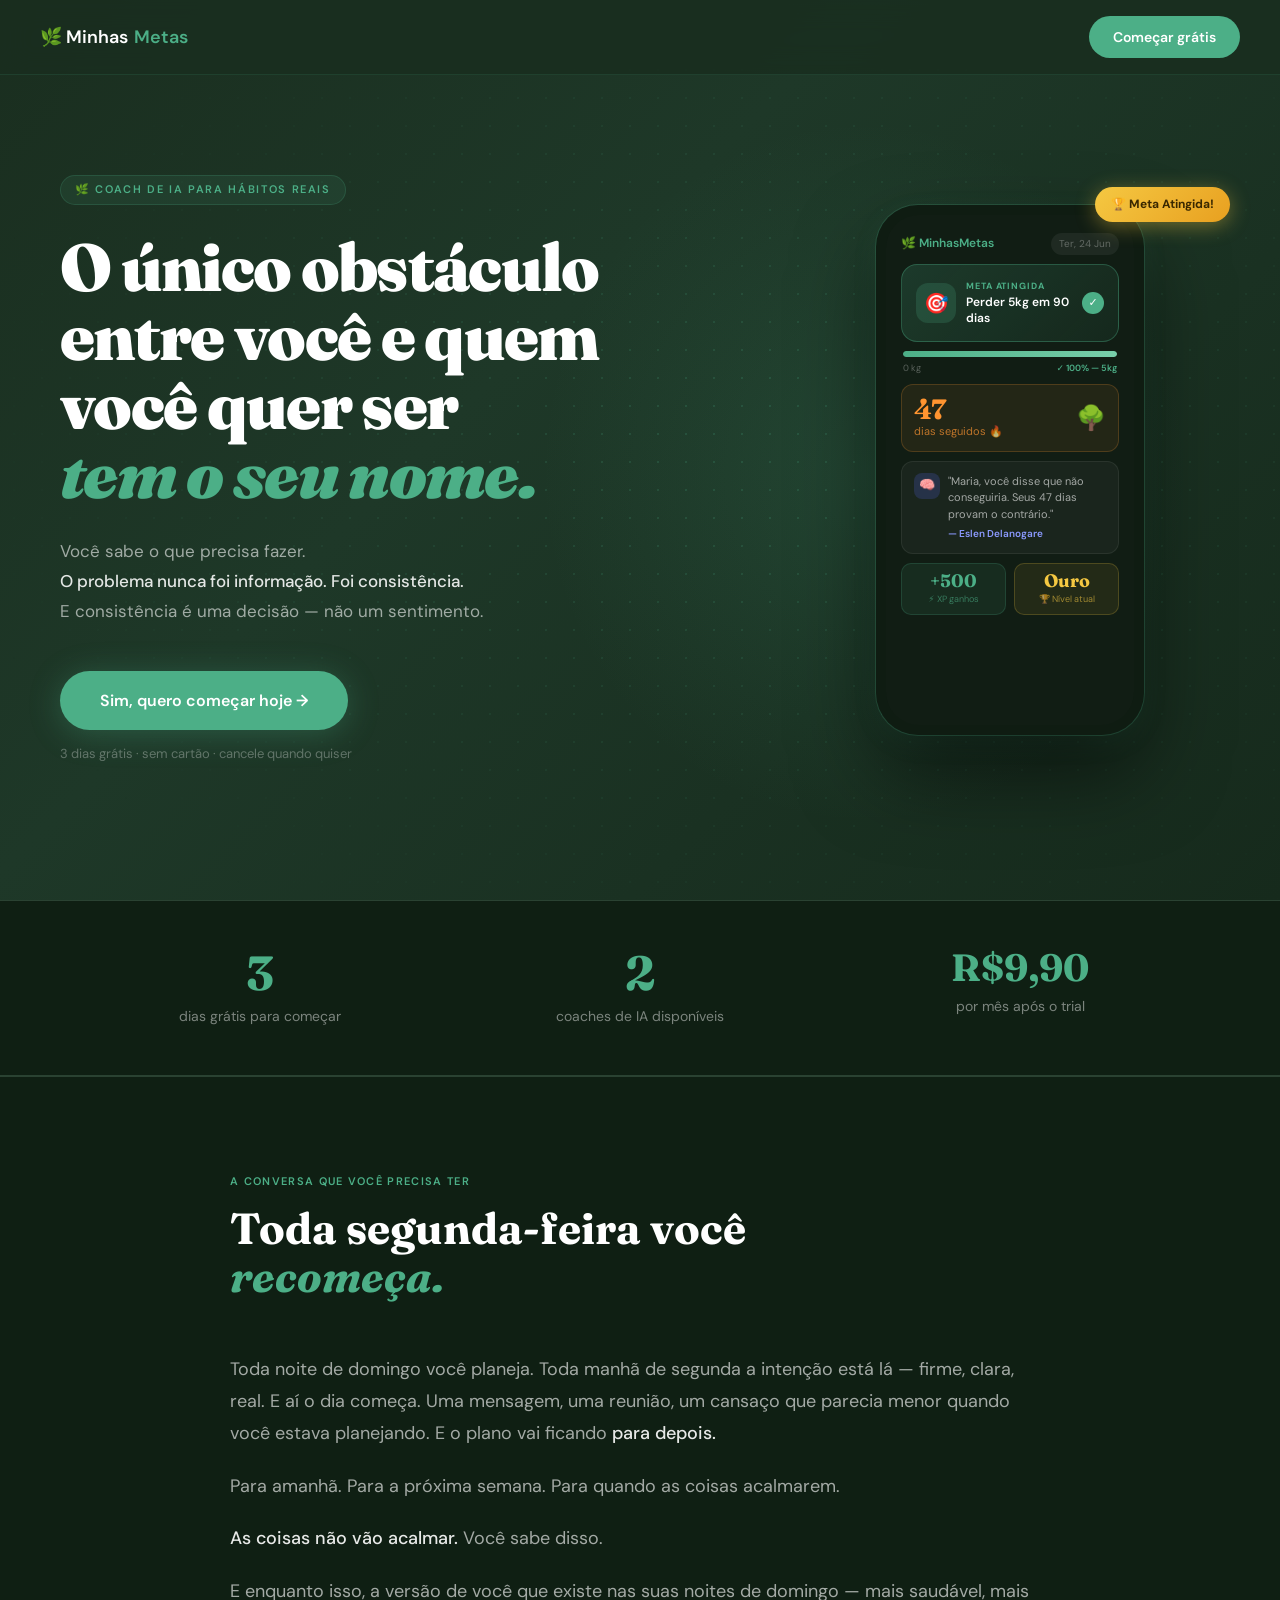
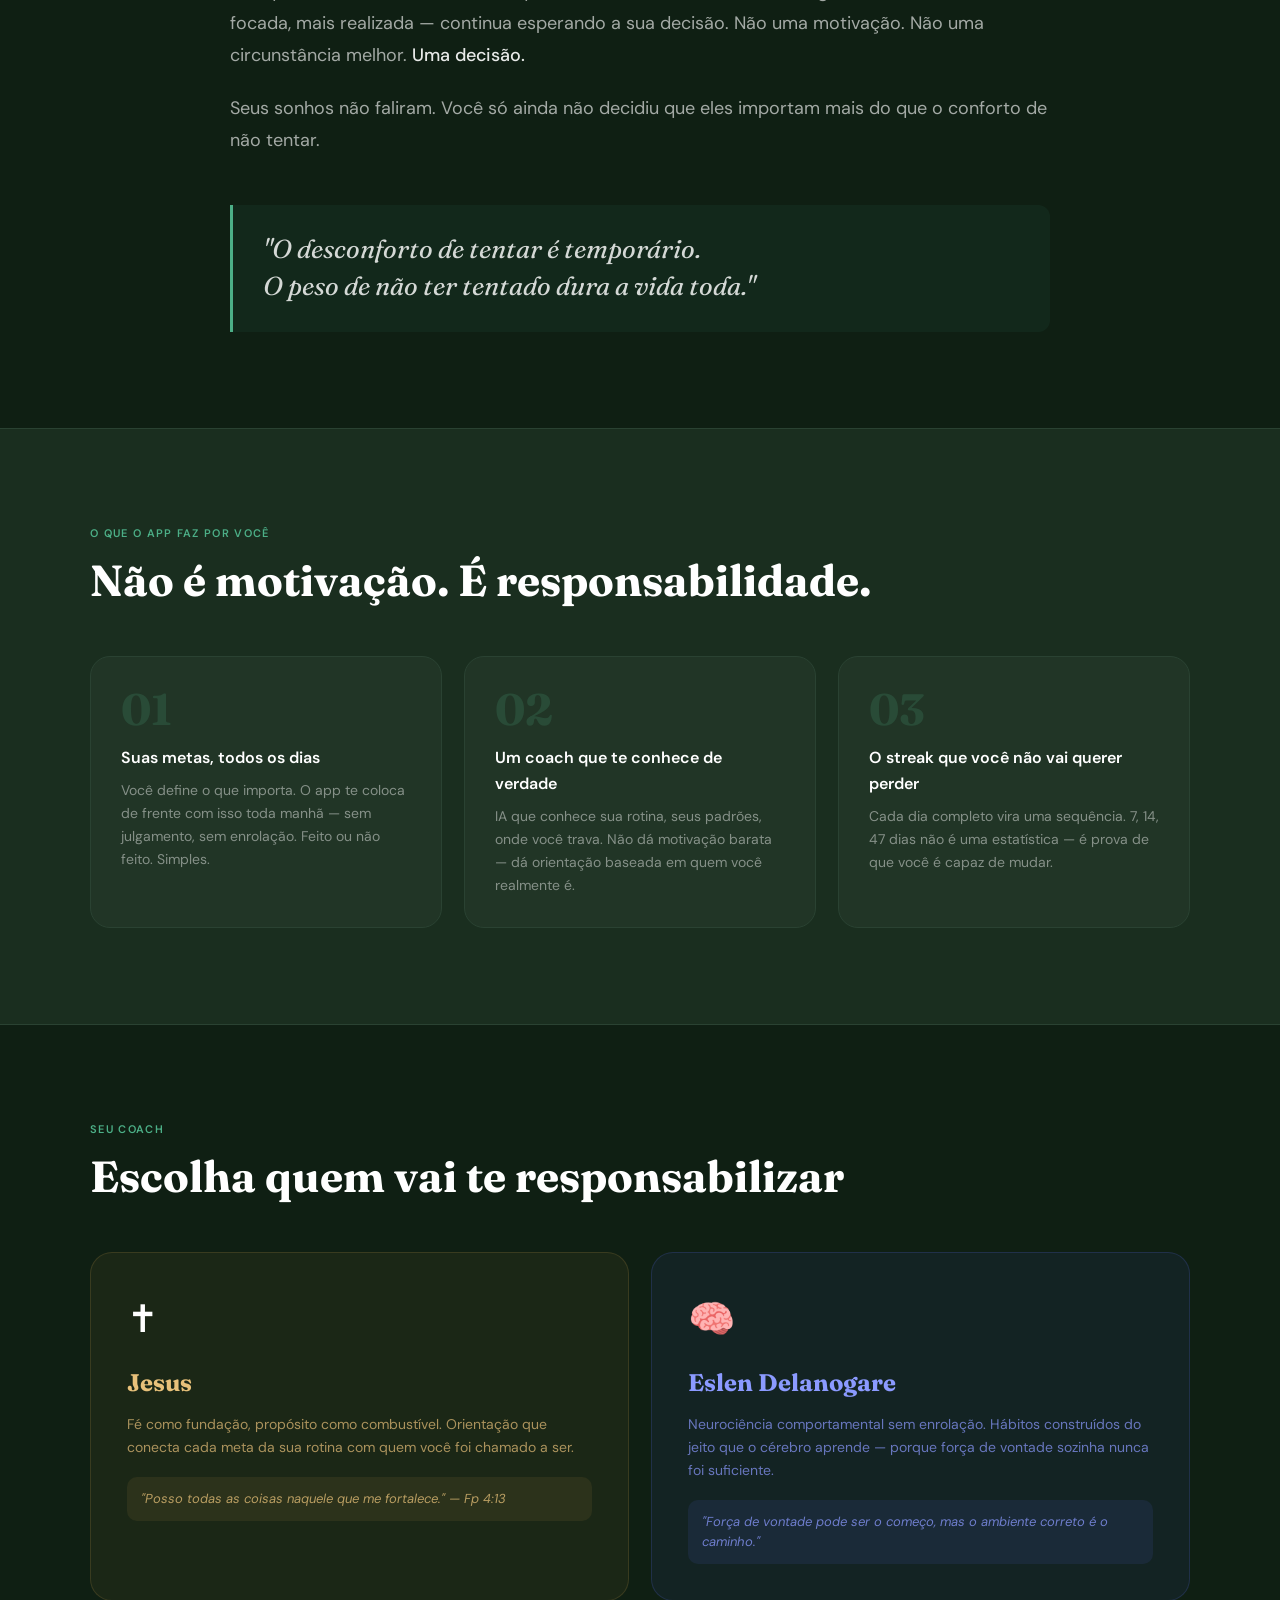
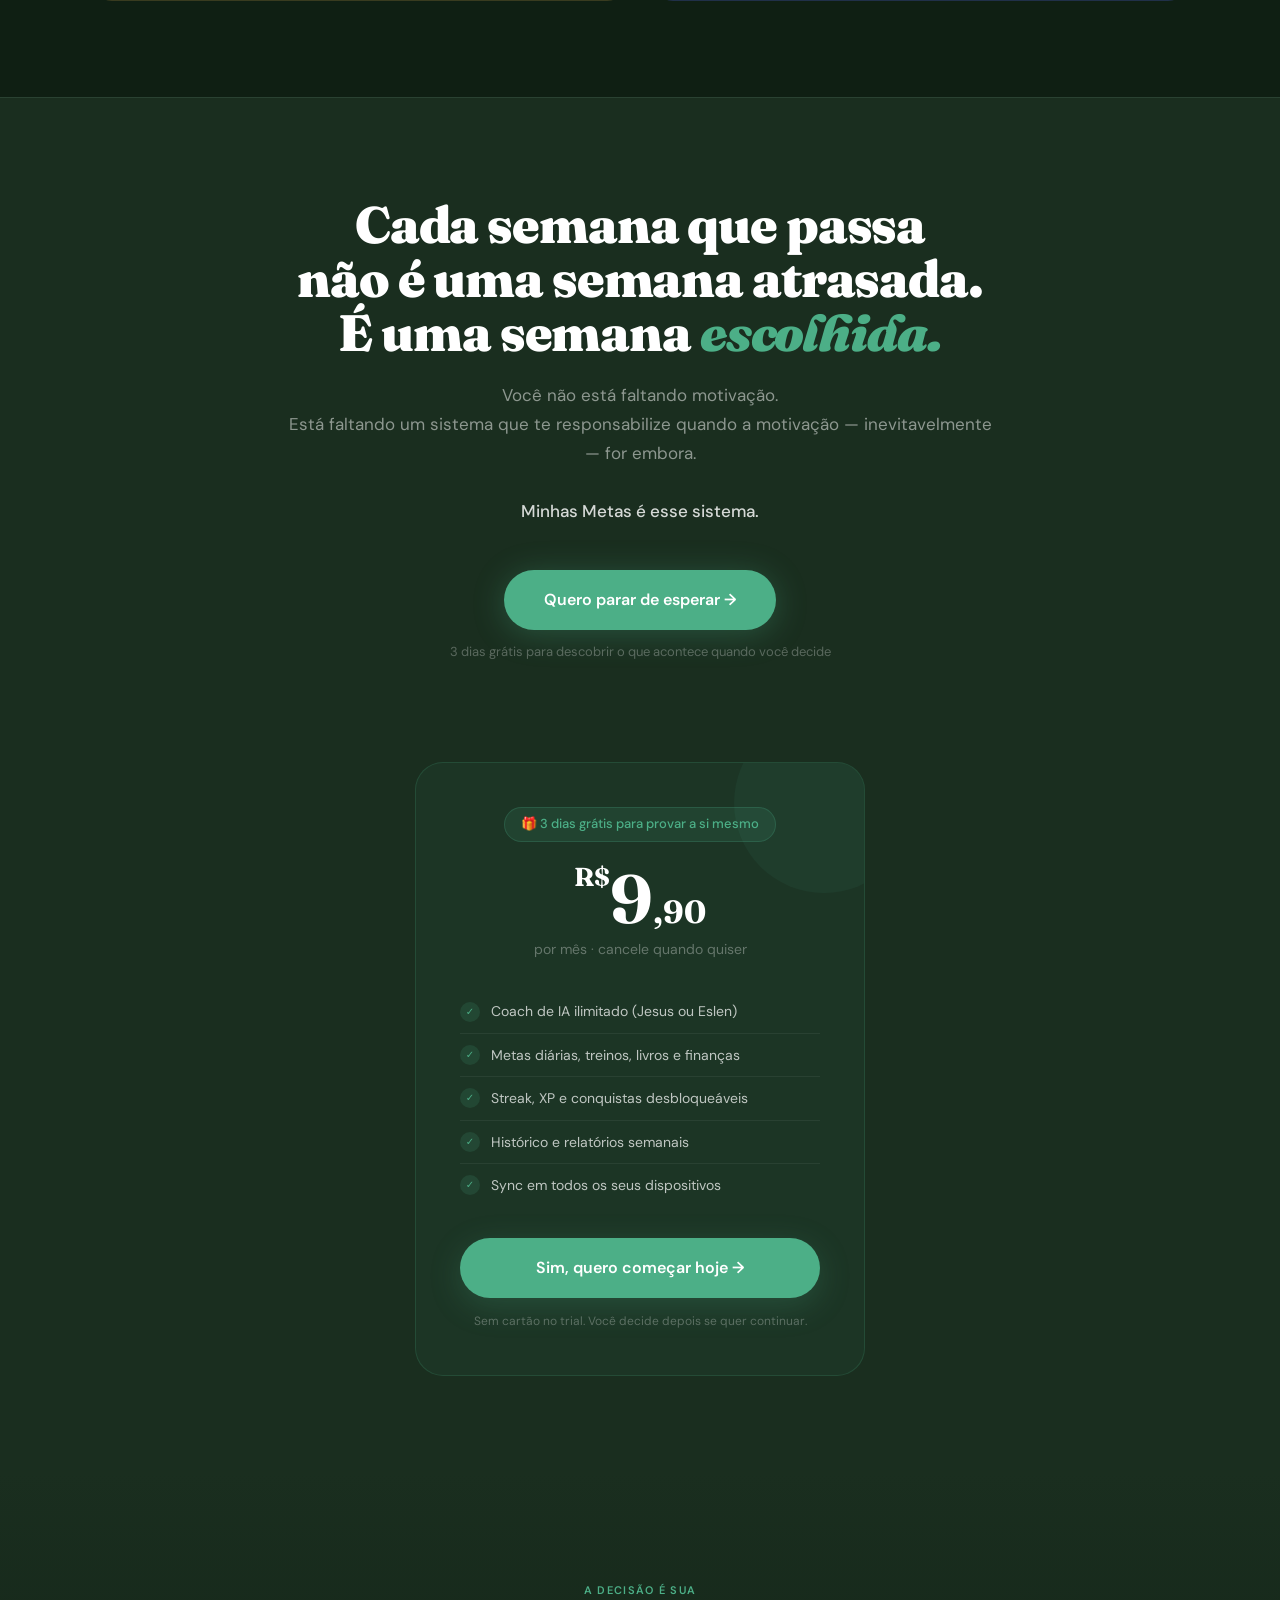
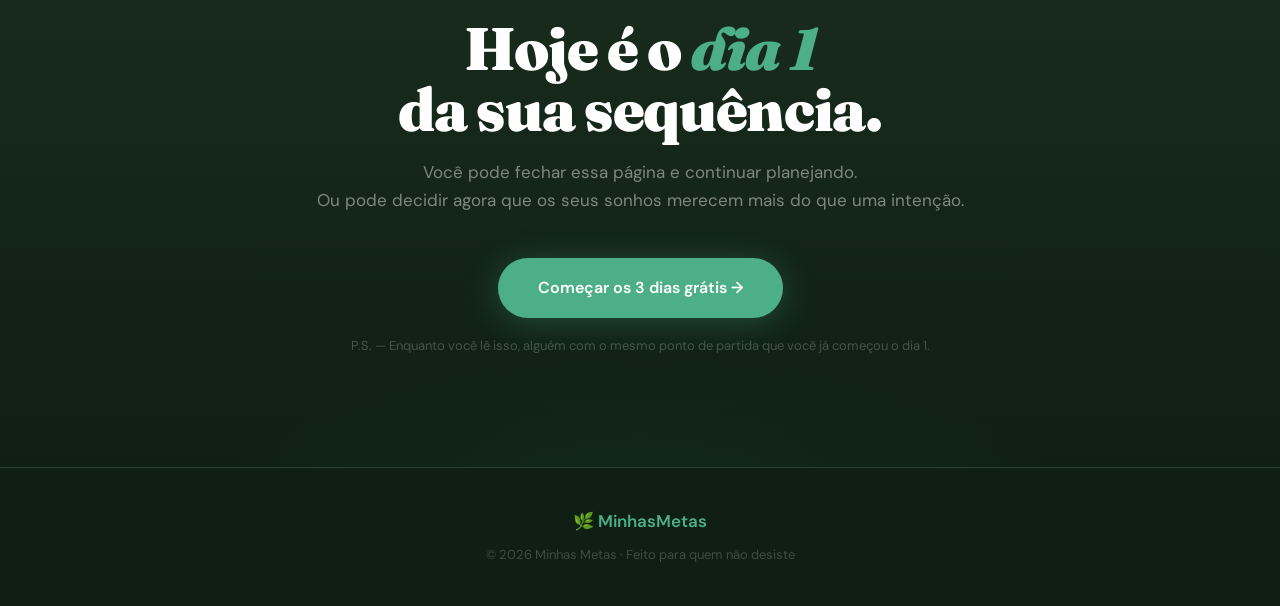
<file: landing-v2.html>
<!DOCTYPE html>
<html lang="pt-BR">
<head>
  <meta charset="UTF-8" />
  <meta name="viewport" content="width=device-width, initial-scale=1.0" />
  <title>Minhas Metas — Você sabe o que precisa fazer.</title>
  <meta name="description" content="O único obstáculo entre você e quem você quer ser tem o seu nome. Minhas Metas te coloca de frente com sua própria consistência, todos os dias." />
  <link rel="preconnect" href="https://fonts.googleapis.com" />
  <link href="https://fonts.googleapis.com/css2?family=Fraunces:ital,opsz,wght@0,9..144,300;0,9..144,700;0,9..144,900;1,9..144,400;1,9..144,700&family=DM+Sans:wght@300;400;500;600&display=swap" rel="stylesheet" />
  <style>
    *, *::before, *::after { box-sizing: border-box; margin: 0; padding: 0; }

    :root {
      --forest:   #1A2E1F;
      --forest-d: #0F1F13;
      --green:    #4CAF87;
      --green-d:  #3A9A73;
      --green-l:  #E8F5EE;
      --border:   #2A4232;
      --muted:    #7A9485;
      --gold:     #C4974A;
      --gold-l:   #FBF3E4;
      --indigo:   #5B6BF5;
      --indigo-l: #ECEFFE;
      --white:    #FFFFFF;
    }

    html { scroll-behavior: smooth; }

    body {
      font-family: 'DM Sans', system-ui, sans-serif;
      color: var(--white);
      background: var(--forest);
      line-height: 1.6;
      overflow-x: hidden;
    }

    /* ── NAV ── */
    .nav {
      position: fixed; top: 0; left: 0; right: 0; z-index: 100;
      display: flex; align-items: center; justify-content: space-between;
      padding: 16px 40px;
      background: rgba(26,46,31,0.88);
      backdrop-filter: blur(14px);
      border-bottom: 1px solid rgba(76,175,135,.14);
    }
    .nav-logo {
      font-weight: 600; font-size: 18px; color: var(--white);
      text-decoration: none; display: flex; align-items: center; gap: 6px;
    }
    .nav-logo span { color: var(--green); }
    .nav-cta {
      background: var(--green); color: white; border: none;
      border-radius: 100px; padding: 10px 24px;
      font-family: 'DM Sans', sans-serif; font-size: 14px; font-weight: 600;
      cursor: pointer; text-decoration: none;
      transition: opacity .15s, transform .15s;
    }
    .nav-cta:hover { opacity: .88; transform: translateY(-1px); }

    /* ── HERO ── */
    .hero {
      min-height: 100vh;
      display: flex; align-items: center;
      padding: 120px 40px 80px;
      position: relative; overflow: hidden;
      background: linear-gradient(135deg, #1A2E1F 0%, #1E3828 40%, #162A1C 100%);
    }

    /* Padrão de pontos como fundo — remete à textura do app */
    .hero::before {
      content: '';
      position: absolute; inset: 0;
      background-image: radial-gradient(circle, rgba(76,175,135,.18) 1px, transparent 1px);
      background-size: 28px 28px;
      mask-image: radial-gradient(ellipse 80% 80% at 60% 50%, black 10%, transparent 80%);
    }

    /* Brilho de fundo — glow central */
    .hero-glow {
      position: absolute;
      top: 10%; right: 5%;
      width: 55%; height: 85%;
      background: radial-gradient(ellipse, rgba(76,175,135,.14) 0%, transparent 65%);
      pointer-events: none;
    }

    .hero-inner {
      position: relative; z-index: 1;
      max-width: 1160px; margin: 0 auto; width: 100%;
      display: grid;
      grid-template-columns: 1fr 420px;
      gap: 72px; align-items: center;
    }

    /* LEFT */
    .hero-label {
      display: inline-flex; align-items: center; gap: 8px;
      font-size: 11px; font-weight: 600;
      color: var(--green); letter-spacing: .15em;
      text-transform: uppercase; margin-bottom: 28px;
      background: rgba(76,175,135,.1);
      border: 1px solid rgba(76,175,135,.2);
      padding: 5px 14px; border-radius: 100px;
    }

    .hero-title {
      font-family: 'Fraunces', serif;
      font-size: clamp(36px, 5.2vw, 72px);
      font-weight: 900; line-height: 1.04;
      letter-spacing: -.025em;
      color: var(--white);
      margin-bottom: 28px;
    }
    .hero-title em { font-style: italic; color: var(--green); }

    .hero-body {
      font-size: 17px;
      color: rgba(255,255,255,.58);
      line-height: 1.75; margin-bottom: 44px;
      max-width: 460px;
    }
    .hero-body strong { color: rgba(255,255,255,.88); font-weight: 500; }

    .hero-actions { display: flex; flex-direction: column; gap: 14px; align-items: flex-start; }

    .btn-hero {
      background: var(--green); color: white; border: none;
      border-radius: 100px; padding: 17px 40px;
      font-family: 'DM Sans', sans-serif; font-size: 16px; font-weight: 600;
      cursor: pointer; text-decoration: none; display: inline-block;
      transition: opacity .15s, transform .2s;
      box-shadow: 0 4px 32px rgba(76,175,135,.3);
    }
    .btn-hero:hover { opacity: .92; transform: translateY(-2px); box-shadow: 0 8px 48px rgba(76,175,135,.4); }

    .hero-micro { font-size: 13px; color: rgba(255,255,255,.3); }

    /* ── PHONE MOCKUP ── */
    .hero-phone { display: flex; justify-content: center; position: relative; }

    /* Badge flutuante de conquista */
    .float-badge {
      position: absolute;
      top: -18px; right: -10px;
      background: linear-gradient(135deg, #F5C842, #E8A020);
      color: #3A2800;
      border-radius: 100px;
      padding: 8px 16px;
      font-size: 12px; font-weight: 700;
      display: flex; align-items: center; gap: 6px;
      box-shadow: 0 4px 20px rgba(245,200,66,.4);
      z-index: 10;
      animation: float 3s ease-in-out infinite;
    }
    @keyframes float {
      0%, 100% { transform: translateY(0); }
      50% { transform: translateY(-6px); }
    }

    .phone {
      width: 268px; height: 530px;
      background: #0F1C12;
      border-radius: 42px; padding: 10px;
      box-shadow:
        0 0 0 1px rgba(76,175,135,.2),
        0 40px 80px rgba(0,0,0,.5),
        0 8px 24px rgba(76,175,135,.12);
    }

    .phone-screen {
      width: 100%; height: 100%;
      background: #111D14;
      border-radius: 33px;
      overflow: hidden;
      display: flex; flex-direction: column;
      padding: 18px 15px 16px;
      gap: 9px;
    }

    /* Topo do app */
    .ph-top {
      display: flex; align-items: center; justify-content: space-between;
    }
    .ph-app-name { font-size: 12px; font-weight: 600; color: var(--green); }
    .ph-date { font-size: 10px; color: rgba(255,255,255,.3); background: rgba(255,255,255,.06); padding: 3px 8px; border-radius: 100px; }

    /* Banner de conquista — destaque máximo */
    .ph-achievement {
      background: linear-gradient(135deg, rgba(76,175,135,.2), rgba(76,175,135,.08));
      border: 1px solid rgba(76,175,135,.35);
      border-radius: 16px;
      padding: 14px;
      display: flex; align-items: center; gap: 10px;
    }
    .ph-ach-icon-wrap {
      width: 40px; height: 40px; flex-shrink: 0;
      background: rgba(76,175,135,.2); border-radius: 12px;
      display: flex; align-items: center; justify-content: center;
      font-size: 20px;
    }
    .ph-ach-label {
      font-size: 9px; font-weight: 700; color: var(--green);
      text-transform: uppercase; letter-spacing: .1em; margin-bottom: 2px;
    }
    .ph-ach-goal {
      font-size: 12px; font-weight: 600; color: var(--white);
      line-height: 1.3;
    }
    .ph-ach-check {
      margin-left: auto; flex-shrink: 0;
      width: 22px; height: 22px; border-radius: 50%;
      background: var(--green);
      display: flex; align-items: center; justify-content: center;
      font-size: 11px; color: white; font-weight: 700;
    }

    /* Barra de progresso 100% */
    .ph-prog-wrap { padding: 0 2px; }
    .ph-prog-bar {
      height: 6px; background: rgba(255,255,255,.06); border-radius: 100px; overflow: hidden;
    }
    .ph-prog-fill {
      height: 100%; width: 100%;
      background: linear-gradient(90deg, var(--green), #78CFAA);
      border-radius: 100px;
    }
    .ph-prog-labels {
      display: flex; justify-content: space-between; margin-top: 4px;
    }
    .ph-prog-labels span { font-size: 9px; color: rgba(255,255,255,.3); }
    .ph-prog-labels span:last-child { color: var(--green); font-weight: 600; }

    /* Streak */
    .ph-streak {
      display: flex; align-items: center; gap: 8px;
      background: rgba(255,150,50,.08);
      border: 1px solid rgba(255,150,50,.2);
      border-radius: 12px; padding: 10px 12px;
    }
    .ph-streak-num {
      font-family: 'Fraunces', serif;
      font-size: 28px; font-weight: 700; color: #FF9430; line-height: 1;
    }
    .ph-streak-label { font-size: 11px; color: rgba(255,150,50,.7); }
    .ph-streak-plant { margin-left: auto; font-size: 24px; }

    /* Coach message */
    .ph-coach {
      background: rgba(255,255,255,.04);
      border: 1px solid rgba(255,255,255,.07);
      border-radius: 12px; padding: 11px 12px;
      display: flex; gap: 8px;
    }
    .ph-coach-avatar {
      width: 26px; height: 26px; border-radius: 8px;
      background: rgba(91,107,245,.2); flex-shrink: 0;
      display: flex; align-items: center; justify-content: center;
      font-size: 13px;
    }
    .ph-coach-text { font-size: 11px; color: rgba(255,255,255,.6); line-height: 1.5; }
    .ph-coach-name { font-size: 10px; color: #8B9AFF; font-weight: 600; margin-top: 4px; }

    /* Recompensas */
    .ph-rewards {
      display: flex; gap: 8px;
    }
    .ph-xp, .ph-level {
      flex: 1; border-radius: 10px; padding: 8px 10px;
      text-align: center;
    }
    .ph-xp {
      background: rgba(76,175,135,.1); border: 1px solid rgba(76,175,135,.2);
    }
    .ph-xp-num { font-family: 'Fraunces', serif; font-size: 18px; font-weight: 700; color: var(--green); line-height: 1; }
    .ph-xp-label { font-size: 9px; color: rgba(76,175,135,.6); margin-top: 2px; }
    .ph-level {
      background: rgba(245,200,66,.08); border: 1px solid rgba(245,200,66,.2);
    }
    .ph-level-num { font-family: 'Fraunces', serif; font-size: 18px; font-weight: 700; color: #F5C842; line-height: 1; }
    .ph-level-label { font-size: 9px; color: rgba(245,200,66,.6); margin-top: 2px; }

    /* ── BAND (dark strip) ── */
    .band {
      background: var(--forest-d); padding: 48px 40px;
      border-top: 1px solid var(--border); border-bottom: 1px solid var(--border);
    }
    .band-inner {
      max-width: 1100px; margin: 0 auto;
      display: grid; grid-template-columns: repeat(3,1fr);
      gap: 40px; text-align: center;
    }
    .band-num {
      font-family: 'Fraunces', serif;
      font-size: 48px; font-weight: 700; color: var(--green);
      line-height: 1; margin-bottom: 8px;
    }
    .band-lbl { font-size: 14px; color: rgba(255,255,255,.45); }

    /* ── SECTIONS ── */
    .sec { padding: 96px 40px; }
    .sec-dark { background: var(--forest-d); border-top: 1px solid var(--border); border-bottom: 1px solid var(--border); }
    .wrap { max-width: 1100px; margin: 0 auto; }
    .eyebrow {
      font-size: 11px; font-weight: 600; color: var(--green);
      text-transform: uppercase; letter-spacing: .12em; margin-bottom: 14px;
    }
    .sec-title {
      font-family: 'Fraunces', serif;
      font-size: clamp(28px, 3.4vw, 46px);
      font-weight: 700; line-height: 1.1;
      color: var(--white); margin-bottom: 52px;
    }

    /* ── TRUTH ── */
    .truth-inner { max-width: 820px; margin: 0 auto; }
    .truth-paras p {
      font-size: 18px; color: rgba(255,255,255,.62);
      line-height: 1.8; margin-bottom: 20px;
    }
    .truth-paras p:last-child { margin-bottom: 0; }
    .truth-paras strong { color: rgba(255,255,255,.9); font-weight: 500; }
    .truth-callout {
      margin-top: 48px; padding: 26px 30px;
      background: rgba(76,175,135,.07);
      border-left: 3px solid var(--green);
      border-radius: 0 12px 12px 0;
      font-family: 'Fraunces', serif;
      font-size: clamp(19px, 2.3vw, 26px);
      font-style: italic; color: rgba(255,255,255,.82); line-height: 1.45;
    }

    /* ── CHANGE GRID ── */
    .change-grid { display: grid; grid-template-columns: repeat(3,1fr); gap: 22px; }
    .change-card {
      background: rgba(255,255,255,.03); border: 1px solid var(--border);
      border-radius: 20px; padding: 30px;
      transition: border-color .2s, background .2s;
    }
    .change-card:hover { border-color: rgba(76,175,135,.3); background: rgba(76,175,135,.04); }
    .change-num {
      font-family: 'Fraunces', serif; font-size: 44px; font-weight: 700;
      color: rgba(76,175,135,.18); line-height: 1; margin-bottom: 14px;
    }
    .change-title { font-size: 16px; font-weight: 600; color: var(--white); margin-bottom: 8px; }
    .change-desc { font-size: 14px; color: rgba(255,255,255,.45); line-height: 1.65; }

    /* ── COACHES ── */
    .coaches-grid { display: grid; grid-template-columns: 1fr 1fr; gap: 22px; }
    .coach { border-radius: 22px; padding: 36px; }
    .coach.jesus { background: rgba(196,151,74,.07); border: 1px solid rgba(196,151,74,.18); }
    .coach.eslen { background: rgba(91,107,245,.07); border: 1px solid rgba(91,107,245,.18); }
    .coach-icon { font-size: 38px; margin-bottom: 14px; display: block; }
    .coach-name { font-family: 'Fraunces', serif; font-size: 24px; font-weight: 700; margin-bottom: 10px; }
    .coach.jesus .coach-name { color: #E8C17A; }
    .coach.eslen .coach-name { color: #8B9AFF; }
    .coach-desc { font-size: 14px; line-height: 1.65; margin-bottom: 18px; }
    .coach.jesus .coach-desc { color: rgba(232,193,122,.7); }
    .coach.eslen .coach-desc { color: rgba(139,154,255,.7); }
    .coach-quote { font-style: italic; font-size: 13px; padding: 12px 14px; border-radius: 10px; line-height: 1.55; }
    .coach.jesus .coach-quote { background: rgba(196,151,74,.1); color: rgba(232,193,122,.75); }
    .coach.eslen .coach-quote { background: rgba(91,107,245,.1); color: rgba(139,154,255,.75); }

    /* ── MIRROR ── */
    .mirror { padding: 100px 40px; text-align: center; }
    .mirror-inner { max-width: 720px; margin: 0 auto; }
    .mirror-title {
      font-family: 'Fraunces', serif;
      font-size: clamp(30px, 4vw, 54px);
      font-weight: 900; line-height: 1.05;
      color: var(--white); margin-bottom: 22px;
      letter-spacing: -.022em;
    }
    .mirror-title em { font-style: italic; color: var(--green); }
    .mirror-sub { font-size: 17px; color: rgba(255,255,255,.5); line-height: 1.7; margin-bottom: 44px; }
    .mirror-sub strong { color: rgba(255,255,255,.82); font-weight: 500; }

    /* ── PRICING ── */
    .pricing { padding: 0 40px 96px; }
    .pricing-wrap { max-width: 450px; margin: 0 auto; }
    .price-card {
      background: rgba(76,175,135,.06);
      border: 1px solid rgba(76,175,135,.18);
      border-radius: 28px; padding: 44px;
      text-align: center; position: relative; overflow: hidden;
    }
    .price-card::before {
      content: '';
      position: absolute; top: -50px; right: -50px;
      width: 180px; height: 180px;
      background: rgba(76,175,135,.07); border-radius: 50%;
    }
    .price-badge {
      display: inline-block;
      background: rgba(76,175,135,.12); border: 1px solid rgba(76,175,135,.22);
      color: var(--green); border-radius: 100px;
      padding: 6px 16px; font-size: 13px; font-weight: 500; margin-bottom: 22px;
    }
    .price-num {
      font-family: 'Fraunces', serif;
      font-size: 68px; font-weight: 700; color: white;
      line-height: 1; margin-bottom: 6px;
    }
    .price-num sup { font-size: 26px; vertical-align: top; margin-top: 12px; }
    .price-num small { font-size: 32px; }
    .price-period { font-size: 14px; color: rgba(255,255,255,.32); margin-bottom: 30px; }
    .price-list { list-style: none; margin-bottom: 32px; text-align: left; }
    .price-list li {
      display: flex; align-items: center; gap: 11px;
      padding: 10px 0; border-bottom: 1px solid rgba(255,255,255,.06);
      font-size: 14px; color: rgba(255,255,255,.72);
    }
    .price-list li:last-child { border-bottom: none; }
    .price-list li::before {
      content: '✓';
      min-width: 20px; height: 20px; border-radius: 50%;
      background: rgba(76,175,135,.15); color: var(--green);
      font-size: 10px; font-weight: 700;
      display: flex; align-items: center; justify-content: center;
    }
    .btn-price {
      display: block; width: 100%;
      background: var(--green); color: white; border: none;
      border-radius: 100px; padding: 17px 32px;
      font-family: 'DM Sans', sans-serif; font-size: 16px; font-weight: 600;
      cursor: pointer; text-decoration: none;
      transition: opacity .15s, transform .15s;
      box-shadow: 0 8px 32px rgba(76,175,135,.22);
    }
    .btn-price:hover { opacity: .9; transform: translateY(-2px); }
    .price-note { font-size: 12px; color: rgba(255,255,255,.28); margin-top: 14px; }

    /* ── FINAL ── */
    .final {
      padding: 110px 40px;
      text-align: center;
      background: linear-gradient(to bottom, var(--forest), var(--forest-d));
      position: relative; overflow: hidden;
    }
    .final::before {
      content: '';
      position: absolute; bottom: -40%; left: 50%; transform: translateX(-50%);
      width: 70%; height: 60%;
      background: radial-gradient(ellipse, rgba(76,175,135,.07) 0%, transparent 70%);
    }
    .final-inner { position: relative; z-index: 1; max-width: 680px; margin: 0 auto; }
    .final-eyebrow {
      font-size: 11px; font-weight: 600; color: var(--green);
      text-transform: uppercase; letter-spacing: .12em; margin-bottom: 18px;
    }
    .final-title {
      font-family: 'Fraunces', serif;
      font-size: clamp(32px, 5vw, 60px);
      font-weight: 900; line-height: 1.02;
      color: var(--white); margin-bottom: 18px;
      letter-spacing: -.022em;
    }
    .final-title em { font-style: italic; color: var(--green); }
    .final-sub { font-size: 17px; color: rgba(255,255,255,.45); margin-bottom: 44px; line-height: 1.65; }
    .final-ps { margin-top: 18px; font-size: 13px; color: rgba(255,255,255,.22); }

    /* ── FOOTER ── */
    footer {
      background: var(--forest-d); padding: 40px;
      text-align: center; border-top: 1px solid var(--border);
    }
    .footer-logo { font-weight: 600; font-size: 17px; color: var(--green); margin-bottom: 10px; }
    .footer-text { font-size: 13px; color: rgba(255,255,255,.2); }

    /* ── RESPONSIVE ── */
    @media (max-width: 960px) {
      .hero-inner { grid-template-columns: 1fr; gap: 52px; }
      .hero-actions { align-items: center; }
      .hero-title { text-align: center; }
      .hero-body { margin-left: auto; margin-right: auto; text-align: center; }
      .hero-label { display: flex; justify-content: center; }
      .hero-phone { order: -1; }
    }
    @media (max-width: 700px) {
      .nav { padding: 14px 20px; }
      .hero { padding: 110px 20px 72px; }
      .band { padding: 40px 20px; }
      .band-inner { grid-template-columns: 1fr; gap: 28px; }
      .sec { padding: 64px 20px; }
      .mirror { padding: 72px 20px; }
      .pricing { padding: 0 20px 72px; }
      .final { padding: 72px 20px; }
      footer { padding: 32px 20px; }
      .change-grid { grid-template-columns: 1fr; }
      .coaches-grid { grid-template-columns: 1fr; }
      .phone { width: 230px; height: 460px; }
    }
    @media (prefers-reduced-motion: reduce) {
      *, *::before, *::after { transition: none !important; animation: none !important; }
    }
  </style>
</head>
<body>

<!-- NAV -->
<header class="nav">
  <a href="#" class="nav-logo">🌿 Minhas<span>Metas</span></a>
  <a href="https://metas.campostecnologia.cloud" class="nav-cta">Começar grátis</a>
</header>

<!-- HERO -->
<section class="hero">
  <div class="hero-glow"></div>
  <div class="hero-inner">

    <!-- ESQUERDA: COPY -->
    <div>
      <div class="hero-label">🌿 Coach de IA para hábitos reais</div>
      <h1 class="hero-title">
        O único obstáculo<br>
        entre você e quem<br>
        você quer ser<br>
        <em>tem o seu nome.</em>
      </h1>
      <p class="hero-body">
        Você sabe o que precisa fazer.<br>
        <strong>O problema nunca foi informação. Foi consistência.</strong><br>
        E consistência é uma decisão — não um sentimento.
      </p>
      <div class="hero-actions">
        <a href="https://metas.campostecnologia.cloud" class="btn-hero">Sim, quero começar hoje →</a>
        <span class="hero-micro">3 dias grátis · sem cartão · cancele quando quiser</span>
      </div>
    </div>

    <!-- DIREITA: CELULAR COM CONQUISTA -->
    <div class="hero-phone">
      <div class="float-badge">🏆 Meta Atingida!</div>
      <div class="phone">
        <div class="phone-screen">

          <!-- Topo -->
          <div class="ph-top">
            <span class="ph-app-name">🌿 MinhasMetas</span>
            <span class="ph-date">Ter, 24 Jun</span>
          </div>

          <!-- Banner de conquista -->
          <div class="ph-achievement">
            <div class="ph-ach-icon-wrap">🎯</div>
            <div>
              <div class="ph-ach-label">Meta atingida</div>
              <div class="ph-ach-goal">Perder 5kg em 90 dias</div>
            </div>
            <div class="ph-ach-check">✓</div>
          </div>

          <!-- Barra 100% -->
          <div class="ph-prog-wrap">
            <div class="ph-prog-bar"><div class="ph-prog-fill"></div></div>
            <div class="ph-prog-labels"><span>0 kg</span><span>✓ 100% — 5kg</span></div>
          </div>

          <!-- Streak -->
          <div class="ph-streak">
            <div>
              <div class="ph-streak-num">47</div>
              <div class="ph-streak-label">dias seguidos 🔥</div>
            </div>
            <div class="ph-streak-plant">🌳</div>
          </div>

          <!-- Coach -->
          <div class="ph-coach">
            <div class="ph-coach-avatar">🧠</div>
            <div>
              <div class="ph-coach-text">"Maria, você disse que não conseguiria. Seus 47 dias provam o contrário."</div>
              <div class="ph-coach-name">— Eslen Delanogare</div>
            </div>
          </div>

          <!-- Recompensas -->
          <div class="ph-rewards">
            <div class="ph-xp">
              <div class="ph-xp-num">+500</div>
              <div class="ph-xp-label">⚡ XP ganhos</div>
            </div>
            <div class="ph-level">
              <div class="ph-level-num">Ouro</div>
              <div class="ph-level-label">🏆 Nível atual</div>
            </div>
          </div>

        </div>
      </div>
    </div>

  </div>
</section>

<!-- BAND -->
<div class="band">
  <div class="band-inner">
    <div>
      <div class="band-num">3</div>
      <div class="band-lbl">dias grátis para começar</div>
    </div>
    <div>
      <div class="band-num">2</div>
      <div class="band-lbl">coaches de IA disponíveis</div>
    </div>
    <div>
      <div class="band-num" style="font-size:38px">R$9,90</div>
      <div class="band-lbl">por mês após o trial</div>
    </div>
  </div>
</div>

<!-- VERDADE -->
<section class="sec sec-dark">
  <div class="truth-inner">
    <div class="eyebrow">A conversa que você precisa ter</div>
    <h2 class="sec-title" style="max-width:600px">Toda segunda-feira você <em style="font-style:italic;color:var(--green)">recomeça.</em></h2>
    <div class="truth-paras">
      <p>Toda noite de domingo você planeja. Toda manhã de segunda a intenção está lá — firme, clara, real. E aí o dia começa. Uma mensagem, uma reunião, um cansaço que parecia menor quando você estava planejando. E o plano vai ficando <strong>para depois.</strong></p>
      <p>Para amanhã. Para a próxima semana. Para quando as coisas acalmarem.</p>
      <p><strong>As coisas não vão acalmar.</strong> Você sabe disso.</p>
      <p>E enquanto isso, a versão de você que existe nas suas noites de domingo — mais saudável, mais focada, mais realizada — continua esperando a sua decisão. Não uma motivação. Não uma circunstância melhor. <strong>Uma decisão.</strong></p>
      <p>Seus sonhos não faliram. Você só ainda não decidiu que eles importam mais do que o conforto de não tentar.</p>
    </div>
    <div class="truth-callout">
      "O desconforto de tentar é temporário.<br>
      O peso de não ter tentado dura a vida toda."
    </div>
  </div>
</section>

<!-- O QUE MUDA -->
<section class="sec">
  <div class="wrap">
    <div class="eyebrow">O que o app faz por você</div>
    <h2 class="sec-title">Não é motivação. É responsabilidade.</h2>
    <div class="change-grid">
      <div class="change-card">
        <div class="change-num">01</div>
        <div class="change-title">Suas metas, todos os dias</div>
        <p class="change-desc">Você define o que importa. O app te coloca de frente com isso toda manhã — sem julgamento, sem enrolação. Feito ou não feito. Simples.</p>
      </div>
      <div class="change-card">
        <div class="change-num">02</div>
        <div class="change-title">Um coach que te conhece de verdade</div>
        <p class="change-desc">IA que conhece sua rotina, seus padrões, onde você trava. Não dá motivação barata — dá orientação baseada em quem você realmente é.</p>
      </div>
      <div class="change-card">
        <div class="change-num">03</div>
        <div class="change-title">O streak que você não vai querer perder</div>
        <p class="change-desc">Cada dia completo vira uma sequência. 7, 14, 47 dias não é uma estatística — é prova de que você é capaz de mudar.</p>
      </div>
    </div>
  </div>
</section>

<!-- COACHES -->
<section class="sec sec-dark">
  <div class="wrap">
    <div class="eyebrow">Seu coach</div>
    <h2 class="sec-title">Escolha quem vai te responsabilizar</h2>
    <div class="coaches-grid">
      <div class="coach jesus">
        <span class="coach-icon">✝️</span>
        <h3 class="coach-name">Jesus</h3>
        <p class="coach-desc">Fé como fundação, propósito como combustível. Orientação que conecta cada meta da sua rotina com quem você foi chamado a ser.</p>
        <div class="coach-quote">"Posso todas as coisas naquele que me fortalece." — Fp 4:13</div>
      </div>
      <div class="coach eslen">
        <span class="coach-icon">🧠</span>
        <h3 class="coach-name">Eslen Delanogare</h3>
        <p class="coach-desc">Neurociência comportamental sem enrolação. Hábitos construídos do jeito que o cérebro aprende — porque força de vontade sozinha nunca foi suficiente.</p>
        <div class="coach-quote">"Força de vontade pode ser o começo, mas o ambiente correto é o caminho."</div>
      </div>
    </div>
  </div>
</section>

<!-- ESPELHO -->
<section class="mirror">
  <div class="mirror-inner">
    <h2 class="mirror-title">
      Cada semana que passa<br>
      não é uma semana atrasada.<br>
      É uma semana <em>escolhida.</em>
    </h2>
    <p class="mirror-sub">
      Você não está faltando motivação.<br>
      Está faltando um sistema que te responsabilize quando a motivação — inevitavelmente — for embora.<br><br>
      <strong>Minhas Metas é esse sistema.</strong>
    </p>
    <a href="https://metas.campostecnologia.cloud" class="btn-hero">Quero parar de esperar →</a>
    <div style="margin-top:12px;font-size:13px;color:rgba(255,255,255,.28)">3 dias grátis para descobrir o que acontece quando você decide</div>
  </div>
</section>

<!-- PRICING -->
<section class="pricing">
  <div class="pricing-wrap">
    <div class="price-card">
      <div class="price-badge">🎁 3 dias grátis para provar a si mesmo</div>
      <div class="price-num"><sup>R$</sup>9<small>,90</small></div>
      <div class="price-period">por mês · cancele quando quiser</div>
      <ul class="price-list">
        <li>Coach de IA ilimitado (Jesus ou Eslen)</li>
        <li>Metas diárias, treinos, livros e finanças</li>
        <li>Streak, XP e conquistas desbloqueáveis</li>
        <li>Histórico e relatórios semanais</li>
        <li>Sync em todos os seus dispositivos</li>
      </ul>
      <a href="https://metas.campostecnologia.cloud" class="btn-price">Sim, quero começar hoje →</a>
      <p class="price-note">Sem cartão no trial. Você decide depois se quer continuar.</p>
    </div>
  </div>
</section>

<!-- FINAL CTA -->
<section class="final">
  <div class="final-inner">
    <div class="final-eyebrow">A decisão é sua</div>
    <h2 class="final-title">
      Hoje é o <em>dia 1</em><br>
      da sua sequência.
    </h2>
    <p class="final-sub">
      Você pode fechar essa página e continuar planejando.<br>
      Ou pode decidir agora que os seus sonhos merecem mais do que uma intenção.
    </p>
    <a href="https://metas.campostecnologia.cloud" class="btn-hero">Começar os 3 dias grátis →</a>
    <p class="final-ps">P.S. — Enquanto você lê isso, alguém com o mesmo ponto de partida que você já começou o dia 1.</p>
  </div>
</section>

<!-- FOOTER -->
<footer>
  <div class="footer-logo">🌿 MinhasMetas</div>
  <p class="footer-text">© 2026 Minhas Metas · Feito para quem não desiste</p>
</footer>

</body>
</html>
</file>
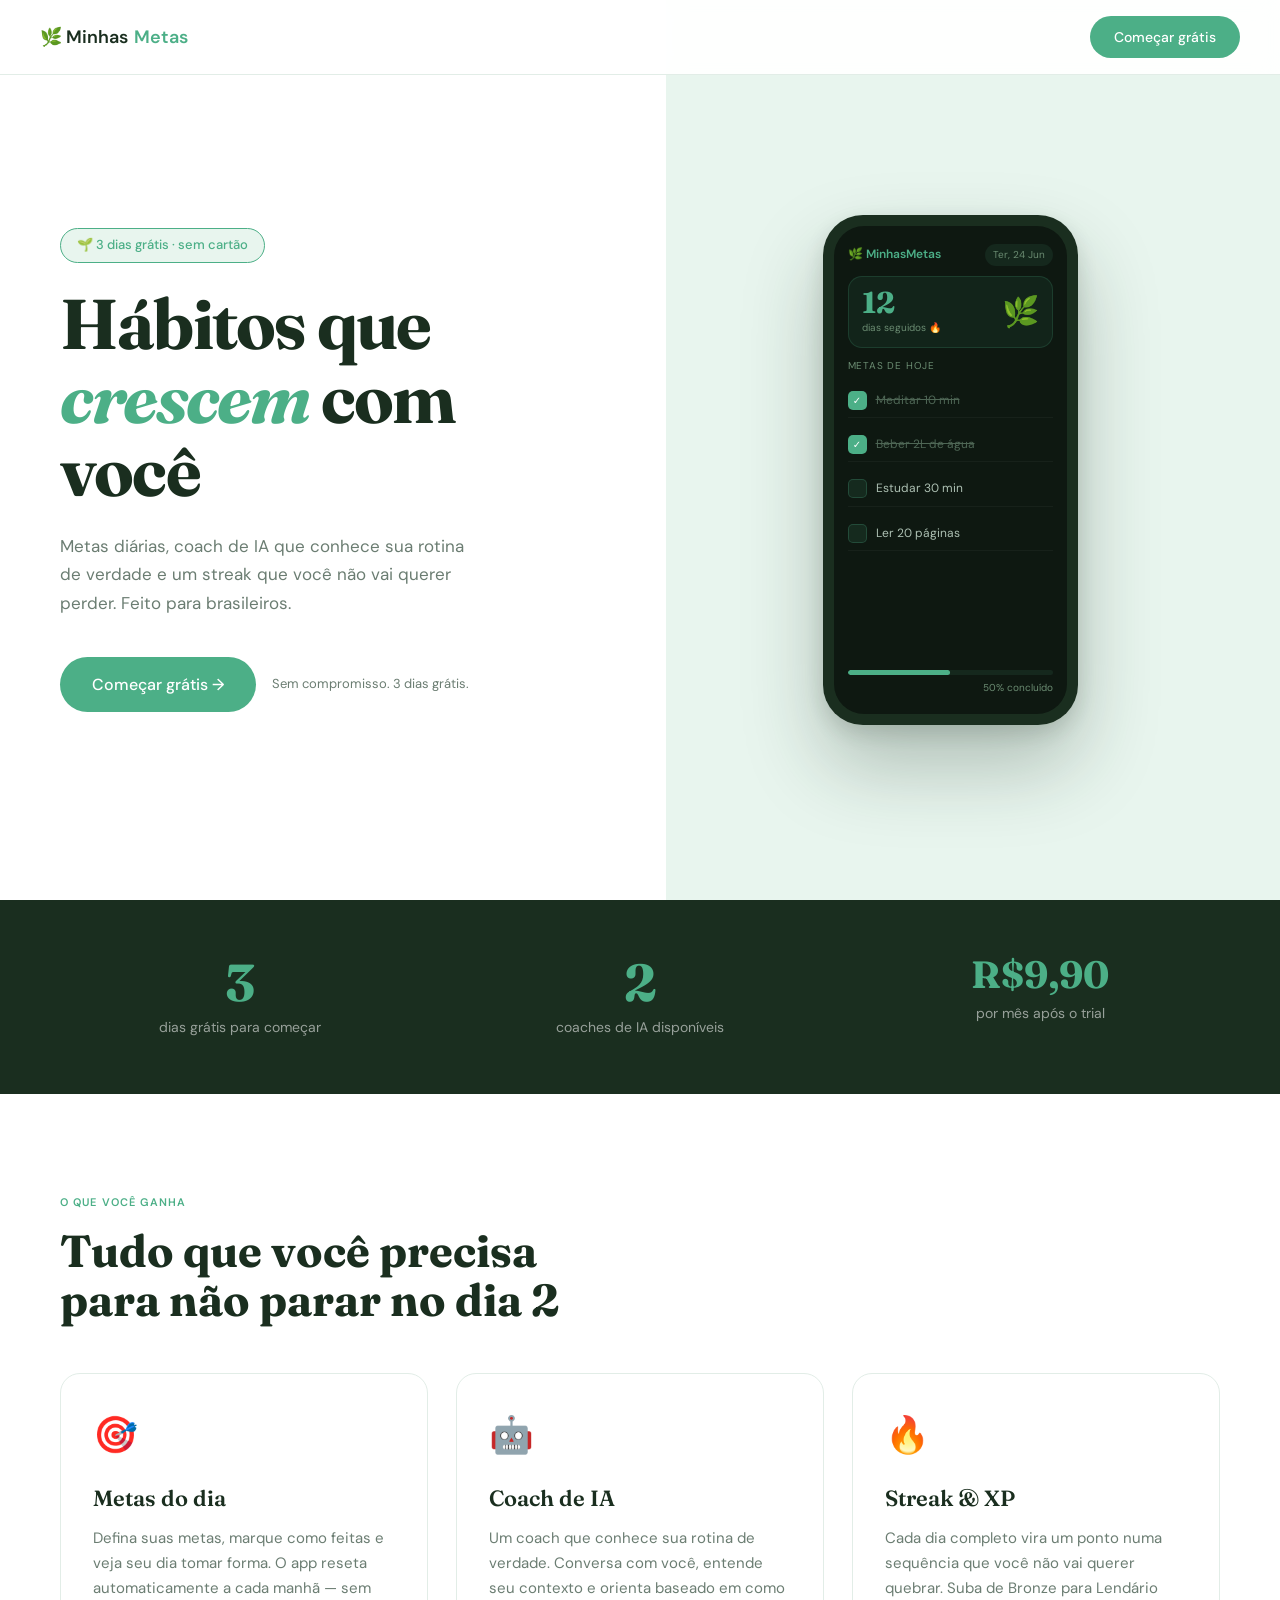
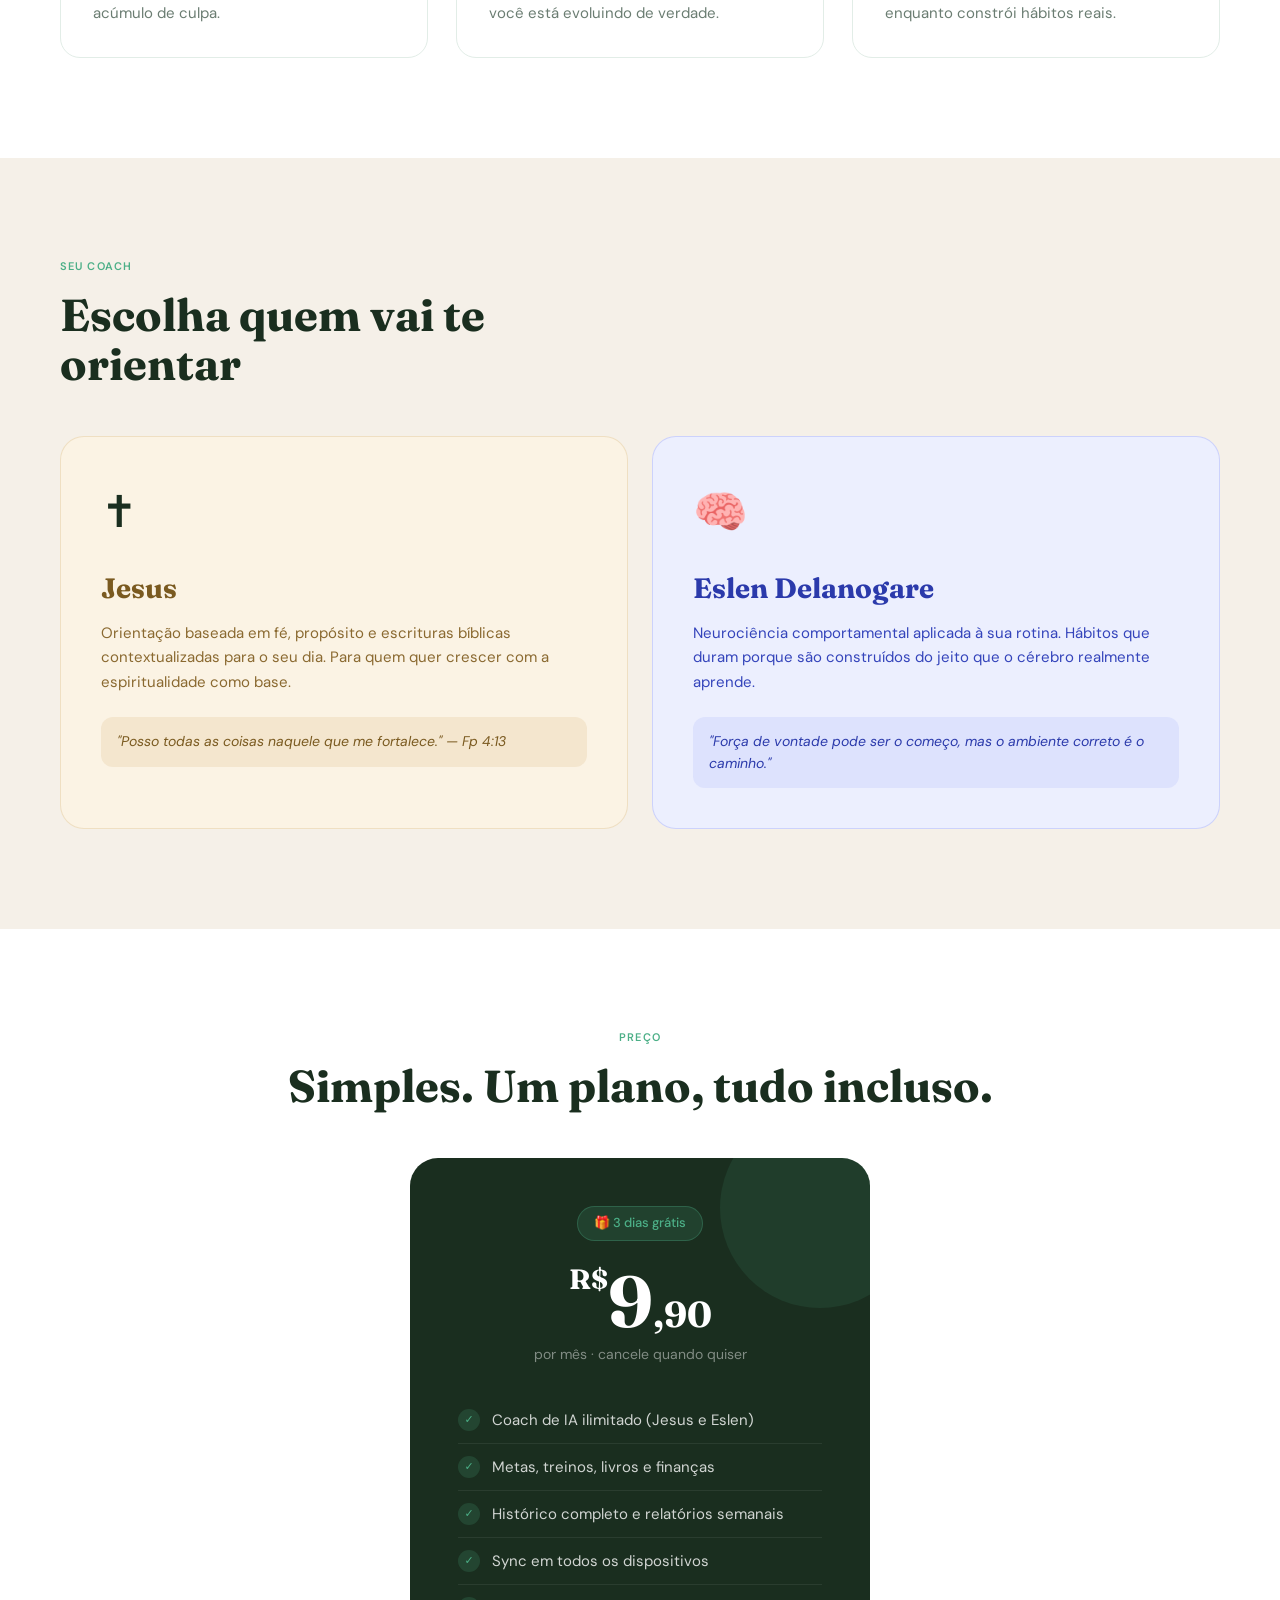
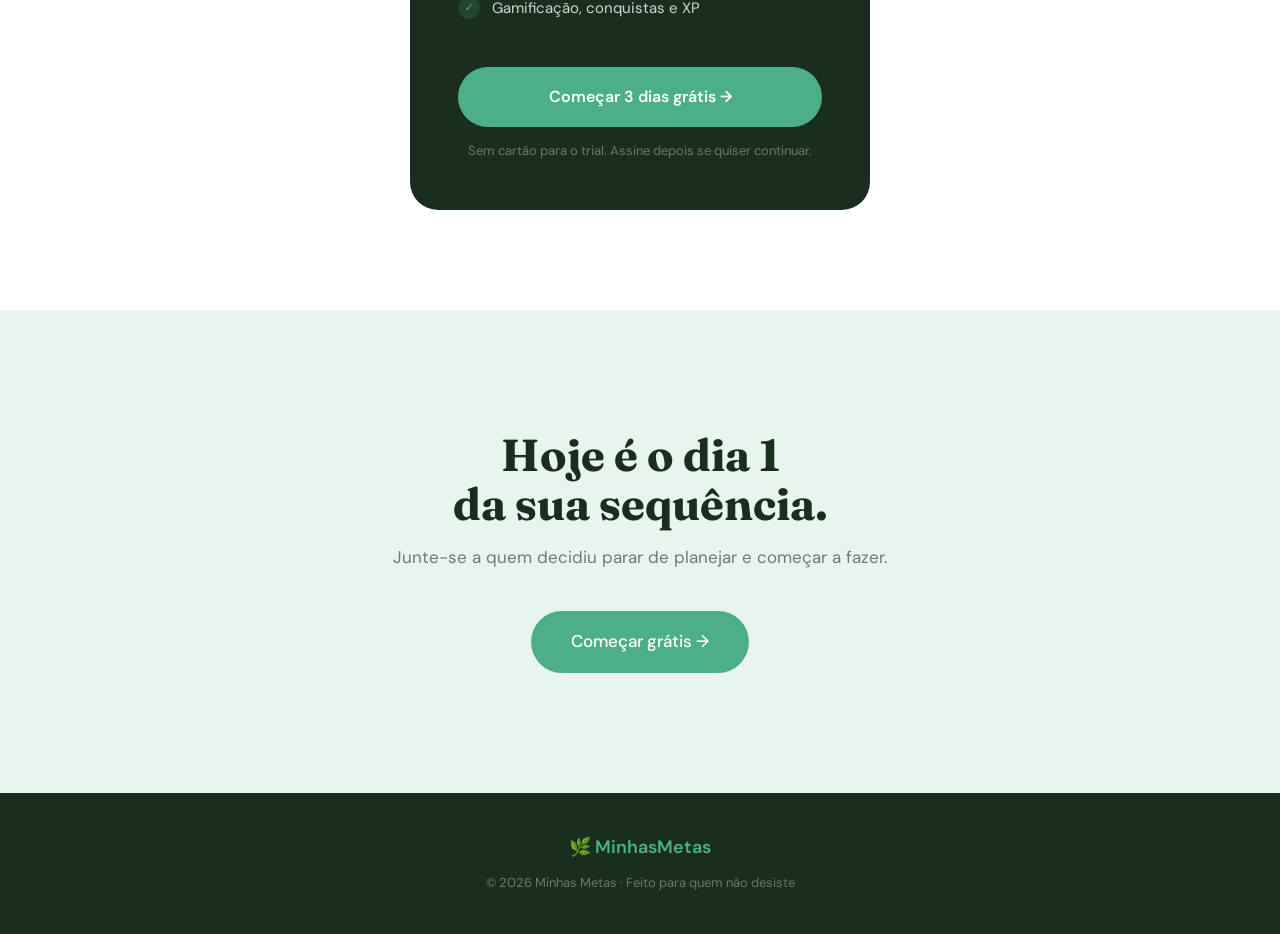
<file: landing.html>
<!DOCTYPE html>
<html lang="pt-BR">
<head>
  <meta charset="UTF-8" />
  <meta name="viewport" content="width=device-width, initial-scale=1.0" />
  <title>Minhas Metas — Coach de IA para hábitos que duram</title>
  <meta name="description" content="Metas diárias, coach de IA personalizado e um streak que você não vai querer perder. Comece grátis por 3 dias." />
  <link rel="preconnect" href="https://fonts.googleapis.com" />
  <link href="https://fonts.googleapis.com/css2?family=Fraunces:ital,opsz,wght@0,9..144,300;0,9..144,600;0,9..144,700;1,9..144,400;1,9..144,600&family=DM+Sans:wght@300;400;500;600&display=swap" rel="stylesheet" />
  <style>
    *, *::before, *::after { box-sizing: border-box; margin: 0; padding: 0; }

    :root {
      --forest:  #1A2E1F;
      --green:   #4CAF87;
      --green-l: #E8F5EE;
      --ivory:   #F5F0E8;
      --gold:    #C4974A;
      --gold-l:  #FBF3E4;
      --indigo:  #5B6BF5;
      --indigo-l:#ECEFFE;
      --muted:   #6B7D72;
      --border:  #E2EDE7;
      --white:   #FFFFFF;
    }

    html { scroll-behavior: smooth; }

    body {
      font-family: 'DM Sans', system-ui, sans-serif;
      color: var(--forest);
      background: var(--white);
      line-height: 1.6;
      overflow-x: hidden;
    }

    /* ── HEADER ── */
    .nav {
      position: fixed; top: 0; left: 0; right: 0; z-index: 100;
      display: flex; align-items: center; justify-content: space-between;
      padding: 16px 40px;
      background: rgba(255,255,255,0.92);
      backdrop-filter: blur(12px);
      border-bottom: 1px solid var(--border);
    }
    .nav-logo {
      font-weight: 600; font-size: 18px; color: var(--forest);
      text-decoration: none; display: flex; align-items: center; gap: 6px;
    }
    .nav-logo span { color: var(--green); }
    .nav-cta {
      background: var(--green); color: white; border: none;
      border-radius: 100px; padding: 10px 24px;
      font-family: 'DM Sans', sans-serif; font-size: 14px; font-weight: 500;
      cursor: pointer; text-decoration: none; transition: opacity .15s;
    }
    .nav-cta:hover { opacity: .85; }

    /* ── HERO ── */
    .hero {
      min-height: 100vh; display: flex; align-items: center;
      padding: 120px 40px 80px; position: relative; overflow: hidden;
    }
    .hero-blob {
      position: absolute; top: -8%; right: -4%; width: 52%; height: 108%;
      background: var(--green-l);
      border-radius: 0 0 0 60% / 0 0 50% 0;
      z-index: 0;
    }
    .hero-inner {
      position: relative; z-index: 1;
      max-width: 1160px; margin: 0 auto; width: 100%;
      display: grid; grid-template-columns: 1fr 1fr;
      gap: 80px; align-items: center;
    }
    .hero-pill {
      display: inline-flex; align-items: center; gap: 8px;
      background: var(--green-l); border: 1px solid var(--green);
      color: var(--green); border-radius: 100px;
      padding: 6px 16px; font-size: 13px; font-weight: 500;
      margin-bottom: 24px;
    }
    .hero-title {
      font-family: 'Fraunces', serif;
      font-size: clamp(44px, 5.5vw, 80px);
      font-weight: 700; line-height: 1.05;
      color: var(--forest); margin-bottom: 24px;
      letter-spacing: -.025em;
    }
    .hero-title em { font-style: italic; color: var(--green); }
    .hero-sub {
      font-size: 17px; color: var(--muted);
      line-height: 1.65; margin-bottom: 40px; max-width: 420px;
    }
    .hero-actions { display: flex; align-items: center; gap: 16px; flex-wrap: wrap; }
    .btn {
      background: var(--green); color: white; border: none;
      border-radius: 100px; padding: 15px 32px;
      font-family: 'DM Sans', sans-serif; font-size: 16px; font-weight: 500;
      cursor: pointer; text-decoration: none; display: inline-block;
      transition: opacity .15s, transform .15s;
    }
    .btn:hover { opacity: .9; transform: translateY(-1px); }
    .hero-aside { font-size: 13px; color: var(--muted); }

    /* phone mockup */
    .hero-phone { display: flex; justify-content: center; }
    .phone {
      width: 255px; height: 510px;
      background: var(--forest); border-radius: 40px; padding: 11px;
      box-shadow: 0 40px 80px rgba(26,46,31,.28), 0 8px 20px rgba(26,46,31,.14);
    }
    .phone-screen {
      width: 100%; height: 100%;
      background: #0E1811; border-radius: 30px;
      overflow: hidden; display: flex; flex-direction: column;
      padding: 18px 14px; gap: 10px;
    }
    .ph-header {
      display: flex; align-items: center; justify-content: space-between;
    }
    .ph-logo { font-size: 12px; font-weight: 600; color: #4CAF87; }
    .ph-date {
      font-size: 10px; color: #6B8C72;
      background: rgba(76,175,135,.1); padding: 3px 8px; border-radius: 100px;
    }
    .ph-streak {
      background: rgba(76,175,135,.08);
      border: 1px solid rgba(76,175,135,.18);
      border-radius: 14px; padding: 11px 13px;
      display: flex; align-items: center; justify-content: space-between;
    }
    .ph-streak-num {
      font-family: 'Fraunces', serif;
      font-size: 30px; font-weight: 700; color: #4CAF87; line-height: 1;
    }
    .ph-streak-sub { font-size: 10px; color: #6B8C72; margin-top: 2px; }
    .ph-plant { font-size: 30px; }
    .ph-label {
      font-size: 10px; color: #6B8C72;
      text-transform: uppercase; letter-spacing: .08em;
    }
    .ph-item {
      display: flex; align-items: center; gap: 9px;
      padding: 7px 0; border-bottom: 1px solid rgba(255,255,255,.04);
    }
    .ph-check {
      width: 19px; height: 19px; border-radius: 5px; flex-shrink: 0;
      display: flex; align-items: center; justify-content: center;
      font-size: 10px;
    }
    .ph-check.done { background: #4CAF87; color: white; }
    .ph-check.open { background: rgba(76,175,135,.12); border: 1.5px solid rgba(76,175,135,.25); }
    .ph-text { font-size: 12px; color: #ADC0B3; flex: 1; }
    .ph-text.done { text-decoration: line-through; color: #4E6655; }
    .ph-bar-wrap { margin-top: auto; }
    .ph-bar {
      height: 5px; background: rgba(76,175,135,.1); border-radius: 100px; overflow: hidden;
    }
    .ph-bar-fill {
      height: 100%; width: 50%; background: #4CAF87; border-radius: 100px;
    }
    .ph-bar-text { font-size: 10px; color: #6B8C72; text-align: right; margin-top: 5px; }

    /* ── DARK BAND ── */
    .band {
      background: var(--forest); padding: 56px 40px;
    }
    .band-inner {
      max-width: 1160px; margin: 0 auto;
      display: grid; grid-template-columns: repeat(3,1fr);
      gap: 40px; text-align: center;
    }
    .band-num {
      font-family: 'Fraunces', serif;
      font-size: 52px; font-weight: 700; color: var(--green);
      line-height: 1; margin-bottom: 8px;
    }
    .band-lbl { font-size: 14px; color: rgba(255,255,255,.55); }

    /* ── SECTIONS ── */
    .sec { padding: 100px 40px; }
    .sec-ivory { background: var(--ivory); }
    .wrap { max-width: 1160px; margin: 0 auto; }
    .eyebrow {
      font-size: 11px; font-weight: 600; color: var(--green);
      text-transform: uppercase; letter-spacing: .1em; margin-bottom: 14px;
    }
    .sec-title {
      font-family: 'Fraunces', serif;
      font-size: clamp(28px, 3.5vw, 48px);
      font-weight: 700; color: var(--forest);
      line-height: 1.1; margin-bottom: 48px; max-width: 580px;
    }

    /* ── FEATURES ── */
    .feat-grid {
      display: grid; grid-template-columns: repeat(3,1fr); gap: 28px;
    }
    .feat-card {
      background: var(--white); border: 1px solid var(--border);
      border-radius: 20px; padding: 32px;
    }
    .feat-icon { font-size: 36px; margin-bottom: 18px; display: block; }
    .feat-title {
      font-family: 'Fraunces', serif; font-size: 22px; font-weight: 600;
      color: var(--forest); margin-bottom: 10px;
    }
    .feat-desc { font-size: 15px; color: var(--muted); line-height: 1.65; }

    /* ── COACHES ── */
    .coaches-grid { display: grid; grid-template-columns: 1fr 1fr; gap: 24px; }
    .coach {
      border-radius: 24px; padding: 40px; position: relative; overflow: hidden;
    }
    .coach.jesus {
      background: var(--gold-l); border: 1px solid rgba(196,151,74,.22);
    }
    .coach.eslen {
      background: var(--indigo-l); border: 1px solid rgba(91,107,245,.22);
    }
    .coach-icon { font-size: 44px; margin-bottom: 18px; display: block; }
    .coach-name {
      font-family: 'Fraunces', serif; font-size: 28px; font-weight: 700; margin-bottom: 10px;
    }
    .coach.jesus .coach-name { color: #7A5A20; }
    .coach.eslen .coach-name { color: #2B3AAB; }
    .coach-desc { font-size: 15px; line-height: 1.65; margin-bottom: 22px; }
    .coach.jesus .coach-desc { color: #8A6930; }
    .coach.eslen .coach-desc { color: #3444BB; }
    .coach-quote {
      font-style: italic; font-size: 14px;
      padding: 14px 16px; border-radius: 12px; line-height: 1.55;
    }
    .coach.jesus .coach-quote { background: rgba(196,151,74,.14); color: #7A5A20; }
    .coach.eslen .coach-quote { background: rgba(91,107,245,.1); color: #2B3AAB; }

    /* ── PRICING ── */
    .pricing-wrap { max-width: 460px; margin: 0 auto; }
    .price-card {
      background: var(--forest); border-radius: 28px; padding: 48px;
      text-align: center; position: relative; overflow: hidden;
    }
    .price-card::before {
      content: ''; position: absolute; top: -50px; right: -50px;
      width: 200px; height: 200px;
      background: rgba(76,175,135,.12); border-radius: 50%;
    }
    .price-badge {
      display: inline-block;
      background: rgba(76,175,135,.15); border: 1px solid rgba(76,175,135,.3);
      color: var(--green); border-radius: 100px;
      padding: 6px 16px; font-size: 13px; font-weight: 500; margin-bottom: 24px;
    }
    .price-num {
      font-family: 'Fraunces', serif;
      font-size: 72px; font-weight: 700; color: white;
      line-height: 1; margin-bottom: 6px;
    }
    .price-num sup { font-size: 28px; vertical-align: top; margin-top: 12px; }
    .price-num small { font-size: 36px; }
    .price-period { font-size: 14px; color: rgba(255,255,255,.45); margin-bottom: 32px; }
    .price-list { list-style: none; margin-bottom: 36px; text-align: left; }
    .price-list li {
      display: flex; align-items: center; gap: 12px;
      padding: 11px 0; border-bottom: 1px solid rgba(255,255,255,.07);
      font-size: 15px; color: rgba(255,255,255,.8);
    }
    .price-list li:last-child { border-bottom: none; }
    .price-list li::before {
      content: '✓';
      min-width: 22px; height: 22px; border-radius: 50%;
      background: rgba(76,175,135,.18); color: var(--green);
      font-size: 11px; font-weight: 700;
      display: flex; align-items: center; justify-content: center;
    }
    .btn-price {
      display: block; width: 100%;
      background: var(--green); color: white; border: none;
      border-radius: 100px; padding: 17px 32px;
      font-family: 'DM Sans', sans-serif; font-size: 16px; font-weight: 600;
      cursor: pointer; text-decoration: none;
      transition: opacity .15s, transform .15s;
    }
    .btn-price:hover { opacity: .9; transform: translateY(-2px); }
    .price-note { font-size: 13px; color: rgba(255,255,255,.35); margin-top: 14px; }

    /* ── FINAL CTA ── */
    .cta-final {
      padding: 120px 40px; text-align: center;
      background: var(--green-l);
    }
    .cta-final .sec-title {
      max-width: 100%; text-align: center; margin: 0 auto 16px;
    }
    .cta-final-sub {
      font-size: 17px; color: var(--muted); margin-bottom: 40px;
    }

    /* ── FOOTER ── */
    footer {
      background: var(--forest); padding: 40px;
      text-align: center;
    }
    .footer-logo { font-weight: 600; font-size: 18px; color: var(--green); margin-bottom: 12px; }
    .footer-text { font-size: 13px; color: rgba(255,255,255,.35); }

    /* ── RESPONSIVE ── */
    @media (max-width: 900px) {
      .hero-inner { grid-template-columns: 1fr; gap: 48px; }
      .hero-blob { width: 100%; height: 42%; top: auto; bottom: 0; border-radius: 60% 60% 0 0 / 30% 30% 0 0; }
      .hero-phone { order: -1; }
      .phone { width: 220px; height: 440px; }
      .band-inner { grid-template-columns: 1fr; gap: 32px; }
      .feat-grid { grid-template-columns: 1fr; }
      .coaches-grid { grid-template-columns: 1fr; }
    }

    @media (max-width: 600px) {
      .nav { padding: 14px 20px; }
      .hero { padding: 100px 20px 60px; }
      .band { padding: 40px 20px; }
      .sec { padding: 64px 20px; }
      .cta-final { padding: 72px 20px; }
      footer { padding: 32px 20px; }
    }

    @media (prefers-reduced-motion: reduce) {
      *, *::before, *::after { transition: none !important; animation: none !important; }
    }
  </style>
</head>
<body>

<!-- NAV -->
<header class="nav">
  <a href="#" class="nav-logo">🌿 Minhas<span>Metas</span></a>
  <a href="https://metas.campostecnologia.cloud" class="nav-cta">Começar grátis</a>
</header>

<!-- HERO -->
<section class="hero">
  <div class="hero-blob"></div>
  <div class="hero-inner">
    <div>
      <div class="hero-pill">🌱 3 dias grátis · sem cartão</div>
      <h1 class="hero-title">Hábitos que<br><em>crescem</em> com você</h1>
      <p class="hero-sub">Metas diárias, coach de IA que conhece sua rotina de verdade e um streak que você não vai querer perder. Feito para brasileiros.</p>
      <div class="hero-actions">
        <a href="https://metas.campostecnologia.cloud" class="btn">Começar grátis →</a>
        <span class="hero-aside">Sem compromisso. 3 dias grátis.</span>
      </div>
    </div>
    <div class="hero-phone">
      <div class="phone">
        <div class="phone-screen">
          <div class="ph-header">
            <span class="ph-logo">🌿 MinhasMetas</span>
            <span class="ph-date">Ter, 24 Jun</span>
          </div>
          <div class="ph-streak">
            <div>
              <div class="ph-streak-num">12</div>
              <div class="ph-streak-sub">dias seguidos 🔥</div>
            </div>
            <div class="ph-plant">🌿</div>
          </div>
          <div class="ph-label">Metas de hoje</div>
          <div class="ph-item">
            <div class="ph-check done">✓</div>
            <span class="ph-text done">Meditar 10 min</span>
          </div>
          <div class="ph-item">
            <div class="ph-check done">✓</div>
            <span class="ph-text done">Beber 2L de água</span>
          </div>
          <div class="ph-item">
            <div class="ph-check open"></div>
            <span class="ph-text">Estudar 30 min</span>
          </div>
          <div class="ph-item">
            <div class="ph-check open"></div>
            <span class="ph-text">Ler 20 páginas</span>
          </div>
          <div class="ph-bar-wrap">
            <div class="ph-bar"><div class="ph-bar-fill"></div></div>
            <div class="ph-bar-text">50% concluído</div>
          </div>
        </div>
      </div>
    </div>
  </div>
</section>

<!-- DARK BAND -->
<div class="band">
  <div class="band-inner">
    <div>
      <div class="band-num">3</div>
      <div class="band-lbl">dias grátis para começar</div>
    </div>
    <div>
      <div class="band-num">2</div>
      <div class="band-lbl">coaches de IA disponíveis</div>
    </div>
    <div>
      <div class="band-num" style="font-size:38px">R$9,90</div>
      <div class="band-lbl">por mês após o trial</div>
    </div>
  </div>
</div>

<!-- FEATURES -->
<section class="sec">
  <div class="wrap">
    <div class="eyebrow">O que você ganha</div>
    <h2 class="sec-title">Tudo que você precisa para não parar no dia 2</h2>
    <div class="feat-grid">
      <div class="feat-card">
        <span class="feat-icon">🎯</span>
        <h3 class="feat-title">Metas do dia</h3>
        <p class="feat-desc">Defina suas metas, marque como feitas e veja seu dia tomar forma. O app reseta automaticamente a cada manhã — sem acúmulo de culpa.</p>
      </div>
      <div class="feat-card">
        <span class="feat-icon">🤖</span>
        <h3 class="feat-title">Coach de IA</h3>
        <p class="feat-desc">Um coach que conhece sua rotina de verdade. Conversa com você, entende seu contexto e orienta baseado em como você está evoluindo de verdade.</p>
      </div>
      <div class="feat-card">
        <span class="feat-icon">🔥</span>
        <h3 class="feat-title">Streak & XP</h3>
        <p class="feat-desc">Cada dia completo vira um ponto numa sequência que você não vai querer quebrar. Suba de Bronze para Lendário enquanto constrói hábitos reais.</p>
      </div>
    </div>
  </div>
</section>

<!-- COACHES -->
<section class="sec sec-ivory">
  <div class="wrap">
    <div class="eyebrow">Seu coach</div>
    <h2 class="sec-title">Escolha quem vai te orientar</h2>
    <div class="coaches-grid">
      <div class="coach jesus">
        <span class="coach-icon">✝️</span>
        <h3 class="coach-name">Jesus</h3>
        <p class="coach-desc">Orientação baseada em fé, propósito e escrituras bíblicas contextualizadas para o seu dia. Para quem quer crescer com a espiritualidade como base.</p>
        <div class="coach-quote">"Posso todas as coisas naquele que me fortalece." — Fp 4:13</div>
      </div>
      <div class="coach eslen">
        <span class="coach-icon">🧠</span>
        <h3 class="coach-name">Eslen Delanogare</h3>
        <p class="coach-desc">Neurociência comportamental aplicada à sua rotina. Hábitos que duram porque são construídos do jeito que o cérebro realmente aprende.</p>
        <div class="coach-quote">"Força de vontade pode ser o começo, mas o ambiente correto é o caminho."</div>
      </div>
    </div>
  </div>
</section>

<!-- PRICING -->
<section class="sec">
  <div class="wrap">
    <div class="eyebrow" style="text-align:center">Preço</div>
    <h2 class="sec-title" style="text-align:center;max-width:100%;margin-bottom:48px">Simples. Um plano, tudo incluso.</h2>
    <div class="pricing-wrap">
      <div class="price-card">
        <div class="price-badge">🎁 3 dias grátis</div>
        <div class="price-num"><sup>R$</sup>9<small>,90</small></div>
        <div class="price-period">por mês · cancele quando quiser</div>
        <ul class="price-list">
          <li>Coach de IA ilimitado (Jesus e Eslen)</li>
          <li>Metas, treinos, livros e finanças</li>
          <li>Histórico completo e relatórios semanais</li>
          <li>Sync em todos os dispositivos</li>
          <li>Gamificação, conquistas e XP</li>
        </ul>
        <a href="https://metas.campostecnologia.cloud" class="btn-price">Começar 3 dias grátis →</a>
        <p class="price-note">Sem cartão para o trial. Assine depois se quiser continuar.</p>
      </div>
    </div>
  </div>
</section>

<!-- FINAL CTA -->
<section class="cta-final">
  <div class="wrap">
    <h2 class="sec-title">Hoje é o dia 1<br>da sua sequência.</h2>
    <p class="cta-final-sub">Junte-se a quem decidiu parar de planejar e começar a fazer.</p>
    <a href="https://metas.campostecnologia.cloud" class="btn" style="font-size:17px;padding:17px 40px">Começar grátis →</a>
  </div>
</section>

<!-- FOOTER -->
<footer>
  <div class="footer-logo">🌿 MinhasMetas</div>
  <p class="footer-text">© 2026 Minhas Metas · Feito para quem não desiste</p>
</footer>

</body>
</html>
</file>
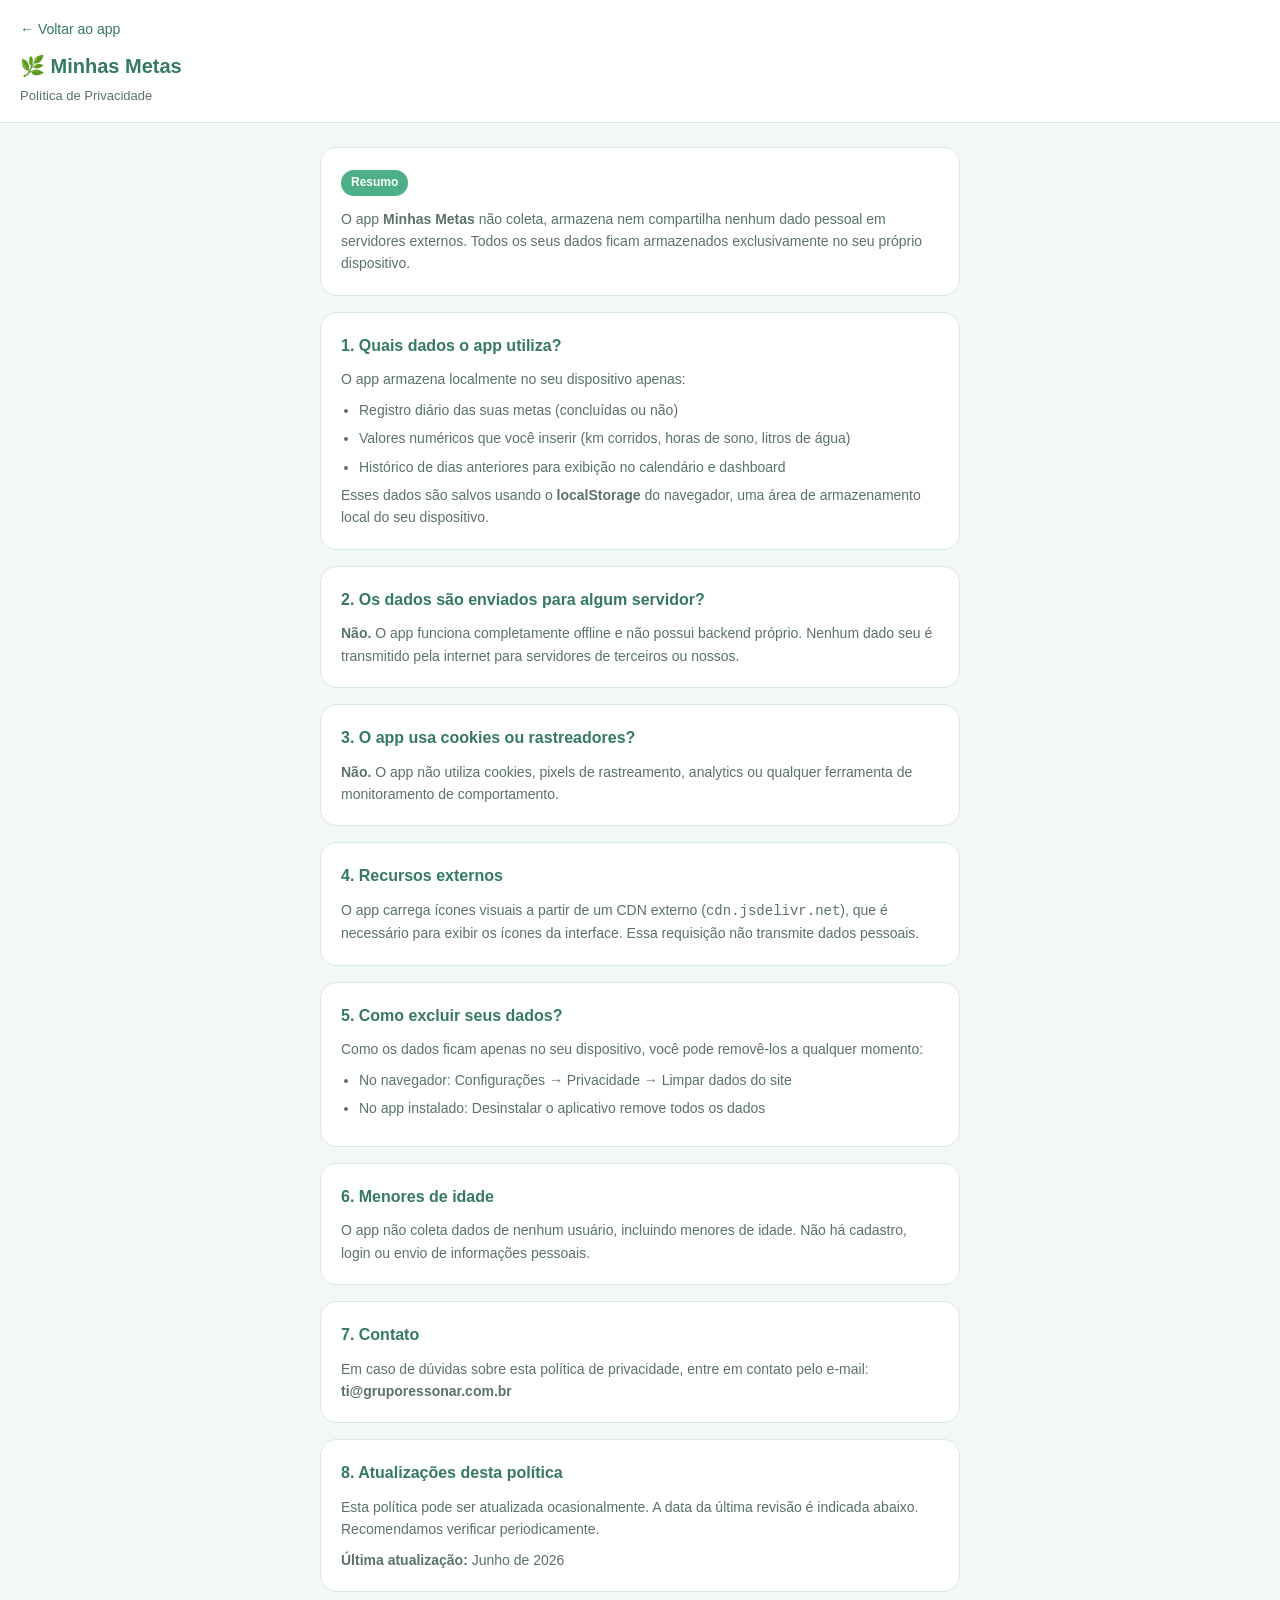
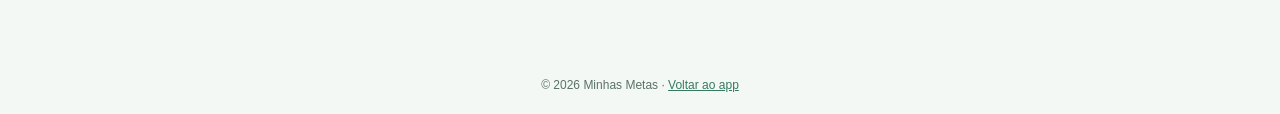
<file: privacidade.html>
<!DOCTYPE html>
<html lang="pt-BR">
<head>
<meta charset="UTF-8"/>
<meta name="viewport" content="width=device-width,initial-scale=1"/>
<meta name="theme-color" content="#4CAF87"/>
<title>Política de Privacidade — Minhas Metas</title>
<style>
*{box-sizing:border-box;margin:0;padding:0;}
:root{
  --bg:#F4F8F5;
  --surface:#FFFFFF;
  --primary:#4CAF87;
  --primary-dark:#357A5E;
  --text:#1E2D26;
  --text2:#5A7268;
  --border:#D8EAE1;
  --radius:16px;
}
body{background:var(--bg);font-family:-apple-system,BlinkMacSystemFont,'Segoe UI',sans-serif;color:var(--text);font-size:16px;line-height:1.6;}
header{background:var(--surface);border-bottom:1px solid var(--border);padding:16px 20px;}
header a{color:var(--primary-dark);text-decoration:none;font-size:14px;}
header h1{font-size:20px;font-weight:700;color:var(--primary-dark);margin-top:8px;}
header p{font-size:13px;color:var(--text2);margin-top:4px;}
main{max-width:680px;margin:0 auto;padding:24px 20px 48px;}
section{background:var(--surface);border-radius:var(--radius);padding:20px;margin-bottom:16px;border:1px solid var(--border);}
h2{font-size:16px;font-weight:700;color:var(--primary-dark);margin-bottom:10px;}
p{font-size:14px;color:var(--text2);margin-bottom:8px;}
p:last-child{margin-bottom:0;}
ul{padding-left:18px;font-size:14px;color:var(--text2);}
ul li{margin-bottom:6px;}
.badge{display:inline-block;background:var(--primary);color:#fff;font-size:12px;font-weight:600;padding:3px 10px;border-radius:20px;margin-bottom:12px;}
footer{text-align:center;font-size:12px;color:var(--text2);padding:20px;}
</style>
</head>
<body>
<header>
  <a href="/">← Voltar ao app</a>
  <h1>🌿 Minhas Metas</h1>
  <p>Política de Privacidade</p>
</header>

<main>
  <section>
    <span class="badge">Resumo</span>
    <p>O app <strong>Minhas Metas</strong> não coleta, armazena nem compartilha nenhum dado pessoal em servidores externos. Todos os seus dados ficam armazenados exclusivamente no seu próprio dispositivo.</p>
  </section>

  <section>
    <h2>1. Quais dados o app utiliza?</h2>
    <p>O app armazena localmente no seu dispositivo apenas:</p>
    <ul>
      <li>Registro diário das suas metas (concluídas ou não)</li>
      <li>Valores numéricos que você inserir (km corridos, horas de sono, litros de água)</li>
      <li>Histórico de dias anteriores para exibição no calendário e dashboard</li>
    </ul>
    <p>Esses dados são salvos usando o <strong>localStorage</strong> do navegador, uma área de armazenamento local do seu dispositivo.</p>
  </section>

  <section>
    <h2>2. Os dados são enviados para algum servidor?</h2>
    <p><strong>Não.</strong> O app funciona completamente offline e não possui backend próprio. Nenhum dado seu é transmitido pela internet para servidores de terceiros ou nossos.</p>
  </section>

  <section>
    <h2>3. O app usa cookies ou rastreadores?</h2>
    <p><strong>Não.</strong> O app não utiliza cookies, pixels de rastreamento, analytics ou qualquer ferramenta de monitoramento de comportamento.</p>
  </section>

  <section>
    <h2>4. Recursos externos</h2>
    <p>O app carrega ícones visuais a partir de um CDN externo (<code>cdn.jsdelivr.net</code>), que é necessário para exibir os ícones da interface. Essa requisição não transmite dados pessoais.</p>
  </section>

  <section>
    <h2>5. Como excluir seus dados?</h2>
    <p>Como os dados ficam apenas no seu dispositivo, você pode removê-los a qualquer momento:</p>
    <ul>
      <li>No navegador: Configurações → Privacidade → Limpar dados do site</li>
      <li>No app instalado: Desinstalar o aplicativo remove todos os dados</li>
    </ul>
  </section>

  <section>
    <h2>6. Menores de idade</h2>
    <p>O app não coleta dados de nenhum usuário, incluindo menores de idade. Não há cadastro, login ou envio de informações pessoais.</p>
  </section>

  <section>
    <h2>7. Contato</h2>
    <p>Em caso de dúvidas sobre esta política de privacidade, entre em contato pelo e-mail: <strong>ti@gruporessonar.com.br</strong></p>
  </section>

  <section>
    <h2>8. Atualizações desta política</h2>
    <p>Esta política pode ser atualizada ocasionalmente. A data da última revisão é indicada abaixo. Recomendamos verificar periodicamente.</p>
    <p><strong>Última atualização:</strong> Junho de 2026</p>
  </section>
</main>

<footer>
  © 2026 Minhas Metas · <a href="/" style="color:var(--primary-dark);">Voltar ao app</a>
</footer>
</body>
</html>
</file>
